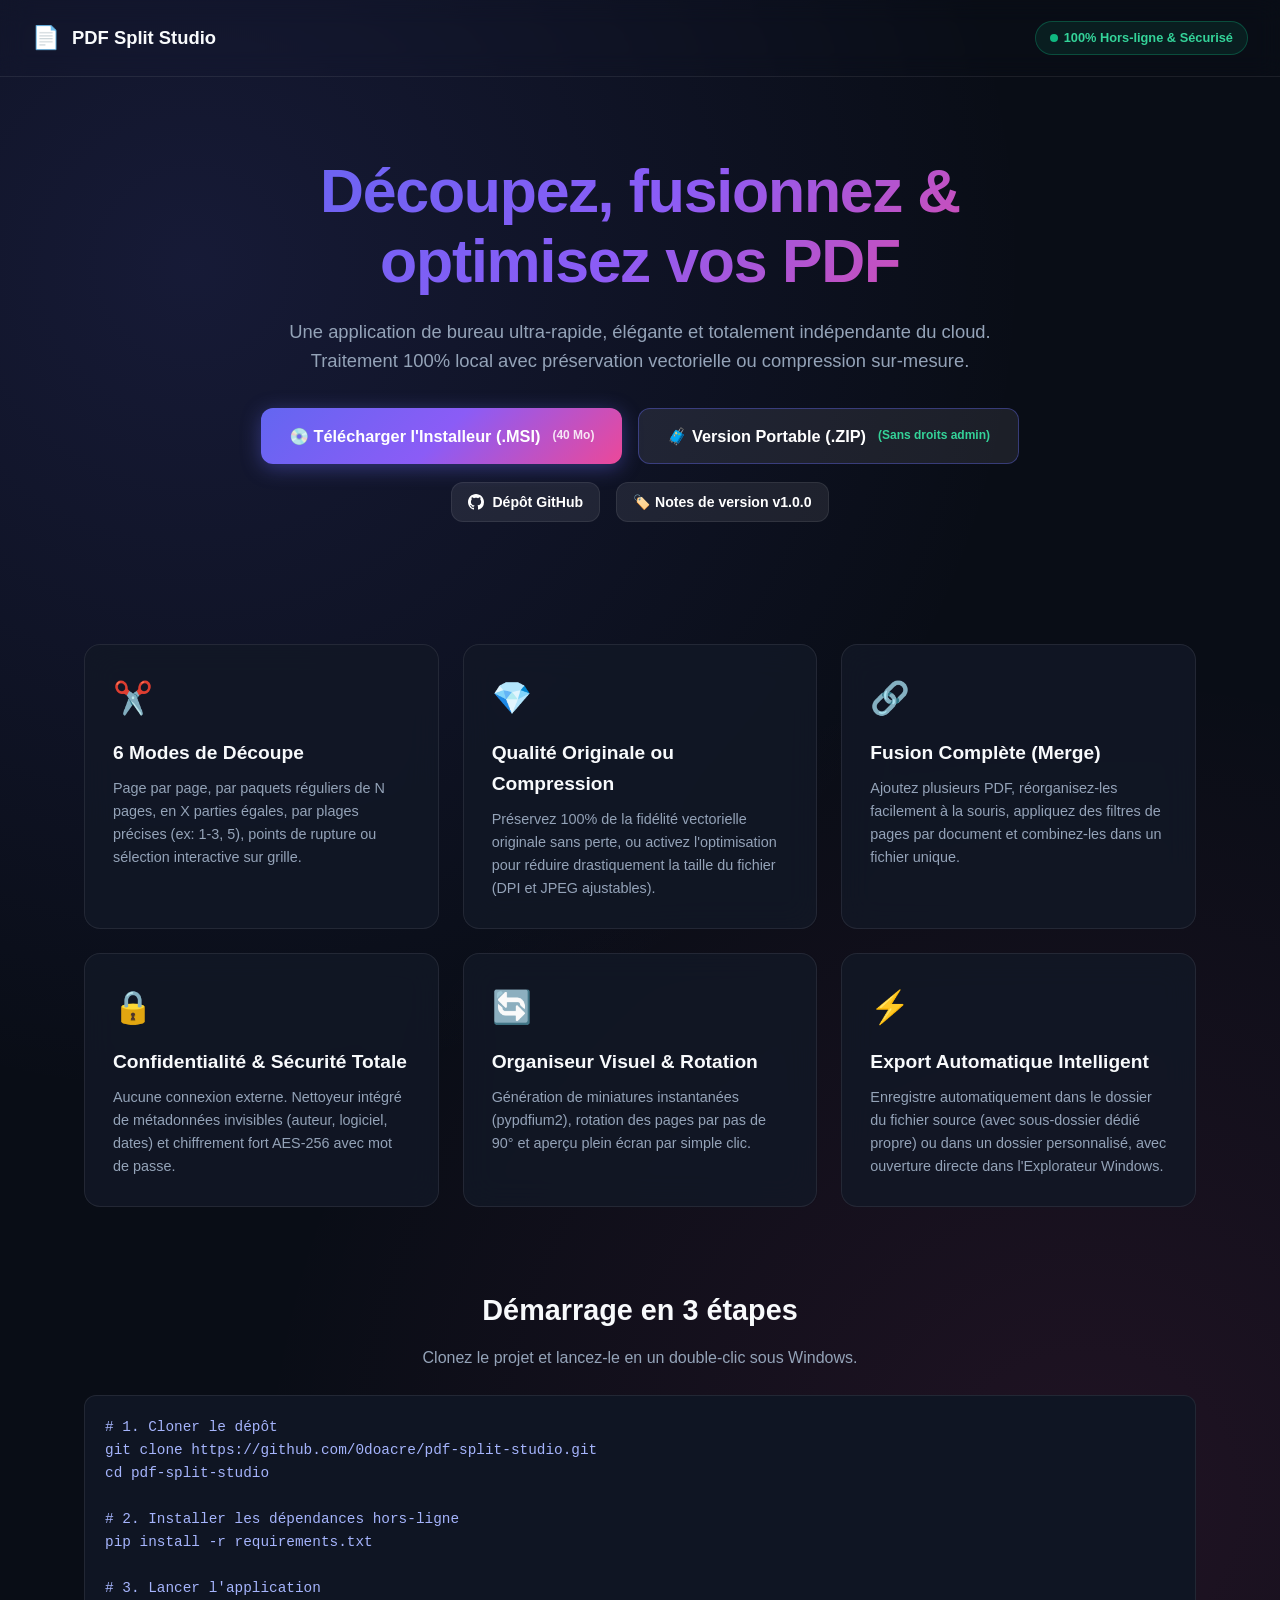
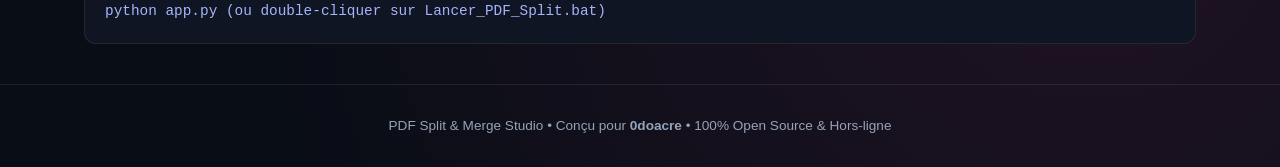
<file: docs/index.html>
<!DOCTYPE html>
<html lang="fr">
<head>
  <meta charset="UTF-8">
  <meta name="viewport" content="width=device-width, initial-scale=1.0">
  <title>PDF Split & Merge Studio - 100% Hors-ligne & Sécurisé</title>
  <meta name="description" content="Logiciel de bureau moderne, ultra-rapide et 100% hors-ligne pour la découpe, la fusion, la compression et la sécurisation de documents PDF.">
  <style>
    :root {
      --bg: #090d16;
      --card-bg: rgba(18, 24, 38, 0.85);
      --border: rgba(255, 255, 255, 0.08);
      --primary: #6366f1;
      --primary-hover: #4f46e5;
      --text: #f8fafc;
      --text-muted: #94a3b8;
      --accent-green: #10b981;
      --radius: 16px;
      --gradient: linear-gradient(135deg, #6366f1 0%, #8b5cf6 50%, #ec4899 100%);
    }
    *, *::before, *::after { box-sizing: border-box; margin: 0; padding: 0; }
    body {
      font-family: -apple-system, BlinkMacSystemFont, "Segoe UI", Roboto, sans-serif;
      background: var(--bg);
      background-image:
        radial-gradient(circle at 15% 15%, rgba(99, 102, 241, 0.15) 0%, transparent 45%),
        radial-gradient(circle at 85% 85%, rgba(236, 72, 153, 0.1) 0%, transparent 45%);
      color: var(--text);
      line-height: 1.6;
      min-height: 100vh;
      display: flex;
      flex-direction: column;
    }
    header {
      padding: 20px 32px;
      display: flex;
      align-items: center;
      justify-content: space-between;
      border-bottom: 1px solid var(--border);
      backdrop-filter: blur(12px);
      position: sticky;
      top: 0;
      z-index: 50;
    }
    .brand {
      display: flex;
      align-items: center;
      gap: 12px;
      font-size: 1.15rem;
      font-weight: 700;
    }
    .badge {
      display: inline-flex;
      align-items: center;
      gap: 6px;
      padding: 6px 14px;
      border-radius: 20px;
      background: rgba(16, 185, 129, 0.1);
      border: 1px solid rgba(16, 185, 129, 0.3);
      color: #34d399;
      font-size: 0.8rem;
      font-weight: 600;
    }
    .dot { width: 8px; height: 8px; border-radius: 50%; background: #10b981; }
    .hero {
      padding: 80px 24px 50px;
      text-align: center;
      max-width: 900px;
      margin: 0 auto;
    }
    .hero h1 {
      font-size: clamp(2.2rem, 5vw, 3.8rem);
      font-weight: 800;
      letter-spacing: -0.02em;
      line-height: 1.15;
      background: var(--gradient);
      -webkit-background-clip: text;
      -webkit-text-fill-color: transparent;
      margin-bottom: 20px;
    }
    .hero p {
      font-size: 1.15rem;
      color: var(--text-muted);
      margin-bottom: 32px;
      max-width: 720px;
      margin-left: auto;
      margin-right: auto;
    }
    .cta-row {
      display: flex;
      gap: 16px;
      justify-content: center;
      flex-wrap: wrap;
    }
    .btn {
      display: inline-flex;
      align-items: center;
      gap: 8px;
      padding: 12px 24px;
      border-radius: 12px;
      font-weight: 600;
      font-size: 0.95rem;
      text-decoration: none;
      transition: all 0.2s ease;
      cursor: pointer;
    }
    .btn-primary {
      background: var(--gradient);
      color: #fff;
      box-shadow: 0 4px 20px rgba(99, 102, 241, 0.4);
    }
    .btn-primary:hover {
      transform: translateY(-2px);
      box-shadow: 0 8px 28px rgba(99, 102, 241, 0.6);
    }
    .btn-secondary {
      background: rgba(255, 255, 255, 0.08);
      color: #fff;
      border: 1px solid var(--border);
    }
    .btn-secondary:hover {
      background: rgba(255, 255, 255, 0.12);
    }
    .section {
      padding: 40px 24px;
      max-width: 1160px;
      margin: 0 auto;
      width: 100%;
    }
    .grid {
      display: grid;
      grid-template-columns: repeat(auto-fit, minmax(320px, 1fr));
      gap: 24px;
      margin-top: 32px;
    }
    .card {
      background: var(--card-bg);
      border: 1px solid var(--border);
      border-radius: var(--radius);
      padding: 28px;
      backdrop-filter: blur(16px);
      transition: transform 0.2s ease, border-color 0.2s ease;
    }
    .card:hover {
      transform: translateY(-4px);
      border-color: rgba(99, 102, 241, 0.4);
    }
    .card-icon {
      font-size: 2rem;
      margin-bottom: 14px;
    }
    .card-title {
      font-size: 1.2rem;
      font-weight: 700;
      margin-bottom: 8px;
    }
    .card-desc {
      font-size: 0.9rem;
      color: var(--text-muted);
      line-height: 1.6;
    }
    .code-box {
      background: #0f1523;
      border: 1px solid var(--border);
      border-radius: 12px;
      padding: 20px;
      font-family: Consolas, monospace;
      font-size: 0.9rem;
      color: #a5b4fc;
      overflow-x: auto;
      margin-top: 16px;
    }
    footer {
      margin-top: auto;
      padding: 30px 24px;
      text-align: center;
      border-top: 1px solid var(--border);
      color: var(--text-muted);
      font-size: 0.85rem;
    }
  </style>
</head>
<body>

  <header>
    <div class="brand">
      <span style="font-size:1.4rem;">📄</span>
      <span>PDF Split Studio</span>
    </div>
    <div class="badge">
      <span class="dot"></span>
      <span>100% Hors-ligne & Sécurisé</span>
    </div>
  </header>

  <section class="hero">
    <h1>Découpez, fusionnez & optimisez vos PDF</h1>
    <p>Une application de bureau ultra-rapide, élégante et totalement indépendante du cloud. Traitement 100% local avec préservation vectorielle ou compression sur-mesure.</p>
    <div class="cta-row" style="margin-bottom: 18px;">
      <a href="https://github.com/0doacre/pdf-split-studio/releases/download/v1.0.0/PDF_Split_Studio_Installer.msi" class="btn btn-primary" style="font-size: 1.02rem; padding: 14px 28px;">
        <span>💿 Télécharger l'Installeur (.MSI)</span>
        <span style="font-size:0.75rem; opacity:0.85; margin-left:4px;">(40 Mo)</span>
      </a>
      <a href="https://github.com/0doacre/pdf-split-studio/releases/download/v1.0.0/PDF_Split_Studio_Portable.zip" class="btn btn-secondary" style="font-size: 1.02rem; padding: 14px 28px; border-color: rgba(99, 102, 241, 0.4);">
        <span>🧳 Version Portable (.ZIP)</span>
        <span style="font-size:0.75rem; color:#34d399; margin-left:4px;">(Sans droits admin)</span>
      </a>
    </div>
    <div class="cta-row">
      <a href="https://github.com/0doacre/pdf-split-studio" class="btn btn-secondary" style="font-size:0.88rem; padding:8px 16px;">
        <svg width="16" height="16" viewBox="0 0 24 24" fill="currentColor"><path d="M12 0C5.37 0 0 5.37 0 12c0 5.31 3.435 9.795 8.205 11.385.6.105.825-.255.825-.57 0-.285-.015-1.23-.015-2.235-3.015.555-3.795-.735-4.035-1.41-.135-.345-.72-1.41-1.23-1.695-.42-.225-1.02-.78-.015-.795.945-.015 1.62.87 1.845 1.23 1.08 1.815 2.805 1.305 3.495.99.105-.78.42-1.305.765-1.605-2.67-.3-5.46-1.335-5.46-5.925 0-1.305.465-2.385 1.23-3.225-.12-.3-.54-1.53.12-3.18 0 0 1.005-.315 3.3 1.23.96-.27 1.98-.405 3-.405s2.04.135 3 .405c2.295-1.56 3.3-1.23 3.3-1.23.66 1.65.24 2.88.12 3.18.765.84 1.23 1.905 1.23 3.225 0 4.605-2.805 5.625-5.475 5.925.435.375.81 1.095.81 2.22 0 1.605-.015 2.895-.015 3.3 0 .315.225.69.825.57A12.02 12.02 0 0 0 24 12c0-6.63-5.37-12-12-12z"/></svg>
        Dépôt GitHub
      </a>
      <a href="https://github.com/0doacre/pdf-split-studio/releases/tag/v1.0.0" class="btn btn-secondary" style="font-size:0.88rem; padding:8px 16px;">
        🏷️ Notes de version v1.0.0
      </a>
    </div>
  </section>

  <section class="section">
    <div class="grid">
      <div class="card">
        <div class="card-icon">✂️</div>
        <div class="card-title">6 Modes de Découpe</div>
        <div class="card-desc">Page par page, par paquets réguliers de N pages, en X parties égales, par plages précises (ex: 1-3, 5), points de rupture ou sélection interactive sur grille.</div>
      </div>

      <div class="card">
        <div class="card-icon">💎</div>
        <div class="card-title">Qualité Originale ou Compression</div>
        <div class="card-desc">Préservez 100% de la fidélité vectorielle originale sans perte, ou activez l'optimisation pour réduire drastiquement la taille du fichier (DPI et JPEG ajustables).</div>
      </div>

      <div class="card">
        <div class="card-icon">🔗</div>
        <div class="card-title">Fusion Complète (Merge)</div>
        <div class="card-desc">Ajoutez plusieurs PDF, réorganisez-les facilement à la souris, appliquez des filtres de pages par document et combinez-les dans un fichier unique.</div>
      </div>

      <div class="card">
        <div class="card-icon">🔒</div>
        <div class="card-title">Confidentialité & Sécurité Totale</div>
        <div class="card-desc">Aucune connexion externe. Nettoyeur intégré de métadonnées invisibles (auteur, logiciel, dates) et chiffrement fort AES-256 avec mot de passe.</div>
      </div>

      <div class="card">
        <div class="card-icon">🔄</div>
        <div class="card-title">Organiseur Visuel & Rotation</div>
        <div class="card-desc">Génération de miniatures instantanées (pypdfium2), rotation des pages par pas de 90° et aperçu plein écran par simple clic.</div>
      </div>

      <div class="card">
        <div class="card-icon">⚡</div>
        <div class="card-title">Export Automatique Intelligent</div>
        <div class="card-desc">Enregistre automatiquement dans le dossier du fichier source (avec sous-dossier dédié propre) ou dans un dossier personnalisé, avec ouverture directe dans l'Explorateur Windows.</div>
      </div>
    </div>
  </section>

  <section class="section" id="demarrage">
    <h2 style="font-size:1.8rem; font-weight:700; text-align:center; margin-bottom:12px;">Démarrage en 3 étapes</h2>
    <p style="text-align:center; color:var(--text-muted); margin-bottom:24px;">Clonez le projet et lancez-le en un double-clic sous Windows.</p>

    <div class="code-box">
      # 1. Cloner le dépôt<br>
      git clone https://github.com/0doacre/pdf-split-studio.git<br>
      cd pdf-split-studio<br><br>
      # 2. Installer les dépendances hors-ligne<br>
      pip install -r requirements.txt<br><br>
      # 3. Lancer l'application<br>
      python app.py   (ou double-cliquer sur Lancer_PDF_Split.bat)
    </div>
  </section>

  <footer>
    <p>PDF Split & Merge Studio • Conçu pour <strong>0doacre</strong> • 100% Open Source & Hors-ligne</p>
  </footer>

</body>
</html>
</file>
